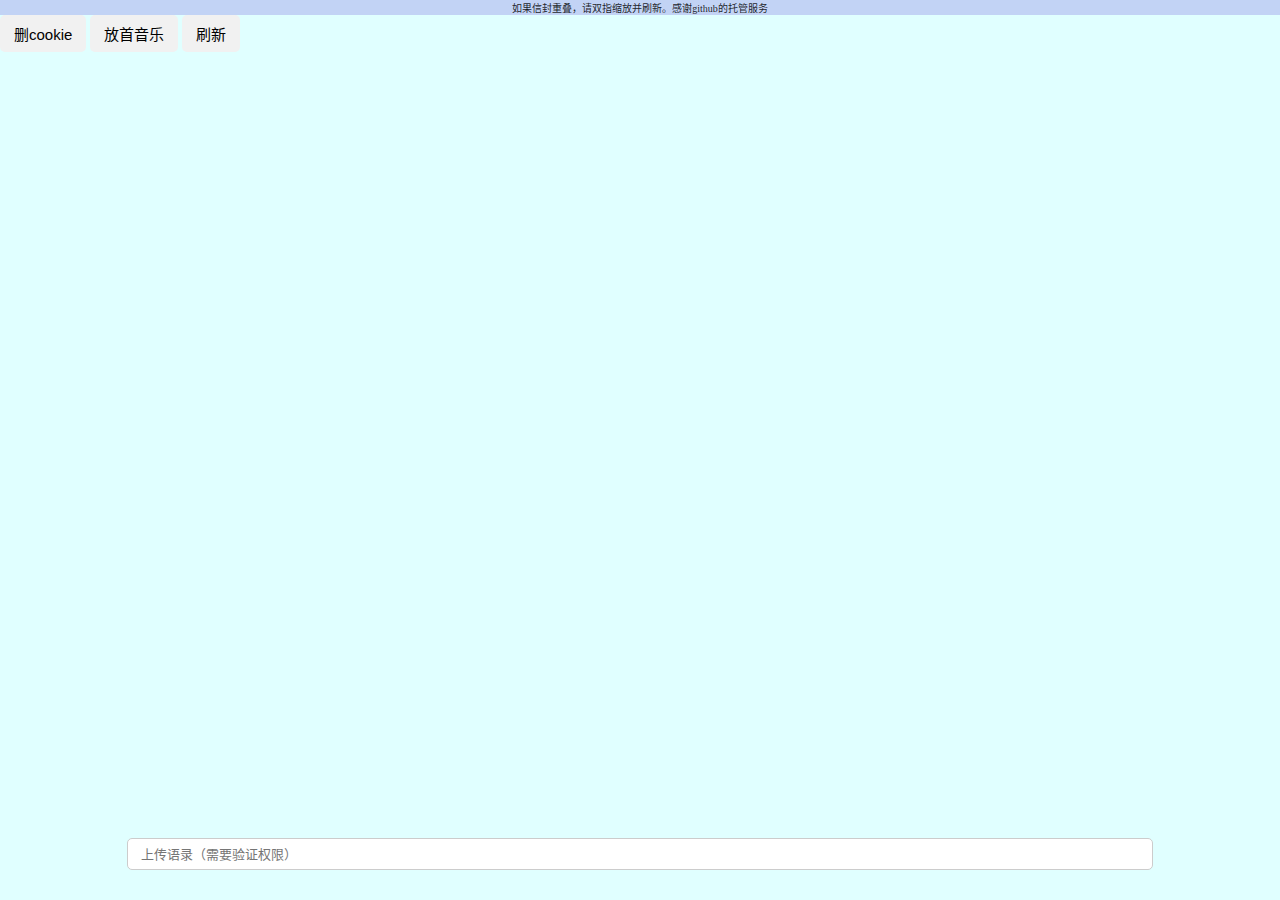
<file: index.html>
<!--
    https://blog.csdn.net/weixin_39233022/article/details/105325086
-->
<!DOCTYPE html>
<html lang="zh-CN">

<head>
    <meta charset="UTF-8">
    <title>盆友圈 坦白说</title>
    <meta name="viewport"
        content="width=device-width, initial-scale=0.5, maximum-scale=0.4, minimum-scale=1.0, user-scalable=yes">

    <script src="https://cdn.staticfile.org/jquery/2.2.4/jquery.min.js"></script>
    <script src="./js/config/wishes.js" type="text/javascript"></script>
    <link rel="stylesheet" href="./css/main.css">
    <script src="./js/library/snow/snowy.min.js" type="text/javascript"></script>
    <link rel="stylesheet" href="./js/library/snow/snowy.min.css">
    <div class="snow-container"></div>
    <script src="./js/library/mouse-click/mouse-click-love.min.js"></script>
    <script src="./js/library/cookie.min.js"></script>
</head>

<body>

    <p class="tip">如果信封重叠，请双指缩放并刷新。感谢github的托管服务</p>
    <!-- 删除Cookie -->
    <button onclick="handleClearCookies()" type="button" id="clean" class="Btile">删cookie</button>
    <button onclick="addMusicPlayer()" type="button" id="addMusic" class="Btile">放首音乐</button>
    <button onclick="reloadBox();" type="button" id="refresh" class="Btile">刷新</button>

    <!-- 这个空div不能删 -->
    <div class="container">
        <!-- 
    <div class="item">
        <p>愿望</p>
        <span class="close">X</span>
    </div> 
    -->
    </div>

    <!-- 接受用户输入 -->
    <input type="text" class="txt" id="wish" placeholder="内心的想法，或者愿望">

</body>

<!-- 基本Js -->
<script src="./js/main.js" type="text/javascript"></script>
<!-- 初始化 -->
<script type="text/javascript">
    console.log("Api：", api_url);

    (function () {
        init();

        // 浏览器有没有启用Cookie 
        if (check() === false) {
            // 没有启用，将清除Cookie按钮隐藏
            console.log("浏览器没有启用Cookie");
            document.getElementById("clean").style.display = "none";
        }
    })();
</script>

</html>
</file>
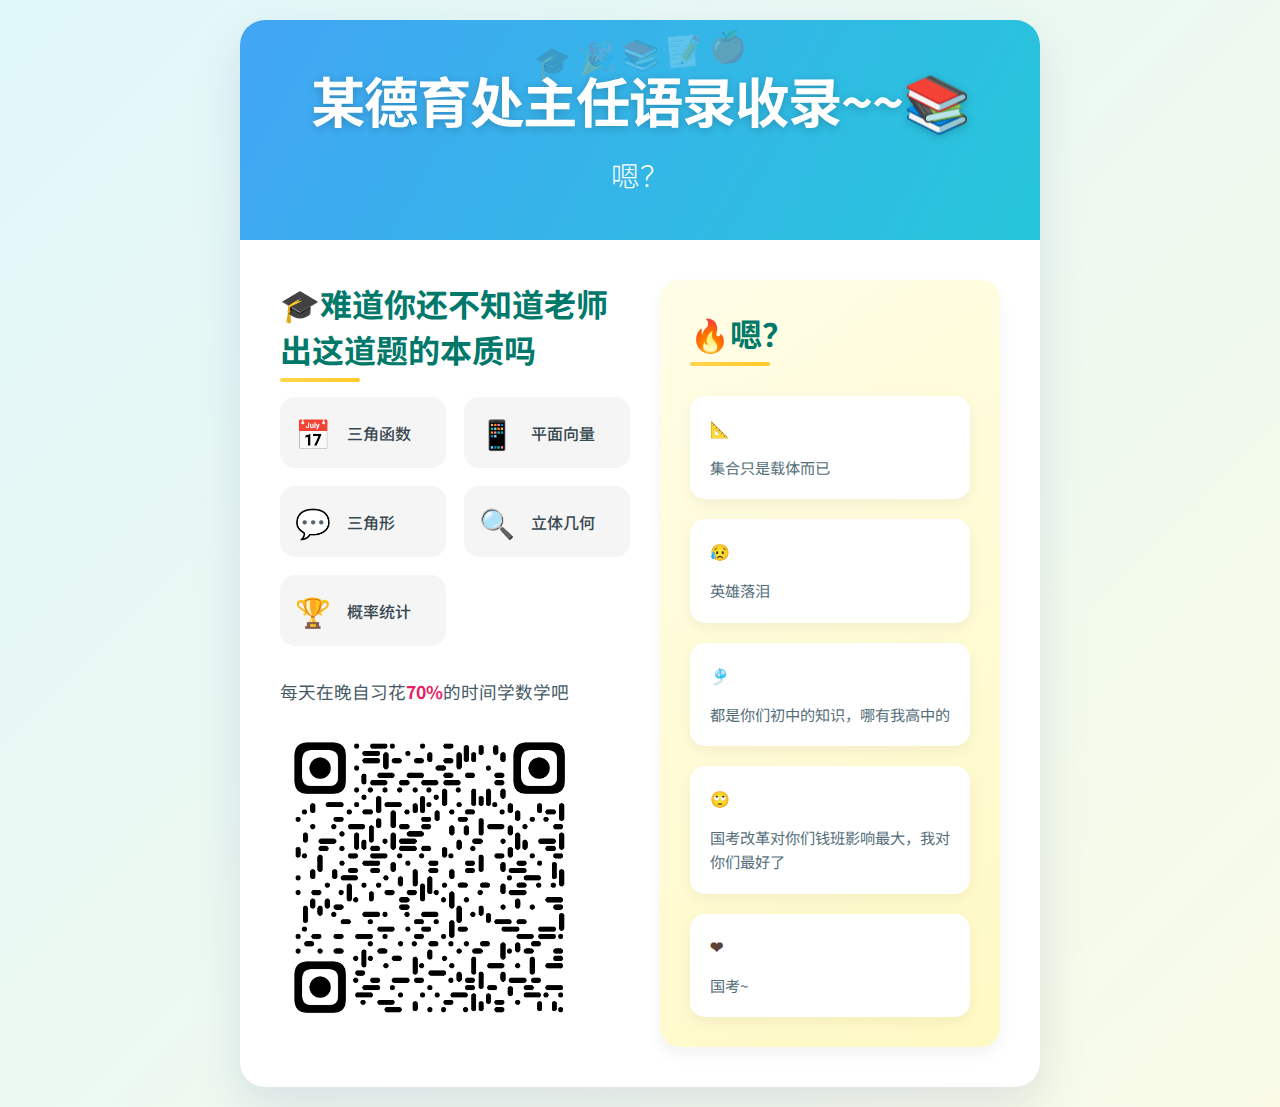
<file: post.html>
<!DOCTYPE html><html lang="zh-CN"><head><meta charset="UTF-8"><meta name="viewport"content="width=device-width, initial-scale=1.0"><title>海报</title><link href="https://fonts.googleapis.com/css2?family=Noto+Sans+SC:wght@300;400;500;700&display=swap"rel="stylesheet"><link rel="stylesheet"href="https://cdnjs.cloudflare.com/ajax/libs/font-awesome/6.0.0-beta3/css/all.min.css"><style>*{margin:0;padding:0;box-sizing:border-box}body{font-family:'Noto Sans SC',sans-serif;background:linear-gradient(135deg,#e0f7fa,#f9fbe7);min-height:100vh;display:flex;justify-content:center;align-items:center;padding:20px}.poster{width:90%;max-width:800px;background-color:white;border-radius:25px;overflow:hidden;box-shadow:0 20px 50px rgba(0,0,128,0.1);position:relative;transition:transform 0.3s ease}.poster:hover{transform:translateY(-10px)}.header{background:linear-gradient(120deg,#42a5f5,#26c6da);padding:40px 40px 20px;text-align:center;position:relative;color:white;overflow:hidden}.header::before{content:"🎓 🎉 📚 📝 🍎";position:absolute;top:10px;left:0;width:100%;font-size:30px;opacity:0.2;transform:rotate(-5deg)}h1{font-size:3.4rem;font-weight:700;letter-spacing:-1px;margin-bottom:15px;text-shadow:0 2px 8px rgba(0,0,0,0.2)}.tagline{font-size:1.8rem;font-weight:300;margin-bottom:25px}.main-content{padding:40px;display:flex;flex-wrap:wrap;gap:30px}.left-column{flex:1;min-width:350px}.right-column{flex:1;min-width:300px;background:linear-gradient(145deg,#fffde7,#fff9c4);border-radius:20px;padding:30px;display:flex;flex-direction:column;gap:20px;box-shadow:0 8px 15px rgba(0,0,0,0.05)}h2{color:#00796b;font-size:2rem;margin-bottom:20px;position:relative}h2::after{content:"";position:absolute;bottom:-10px;left:0;width:80px;height:4px;background:linear-gradient(90deg,#ffd54f,#ffca28);border-radius:2px}p{line-height:1.8;color:#455a64;margin-bottom:20px;font-size:1.1rem}.features{display:grid;grid-template-columns:1fr 1fr;gap:18px;margin-top:25px}.feature{background:#f5f5f5;border-radius:15px;padding:15px;display:flex;align-items:center;gap:12px;transition:all 0.3s ease}.feature:hover{transform:translateY(-5px);background:linear-gradient(145deg,#e1f5fe,#b3e5fc);box-shadow:0 5px 15px rgba(0,0,0,0.05)}.feature-icon{font-size:1.8rem;min-width:40px}.feature-text{font-weight:500;color:#37474f}.event-example{background:white;border-radius:15px;padding:20px;box-shadow:0 5px 15px rgba(0,0,0,0.05);display:flex;flex-direction:column;gap:15px}.event-title{display:flex;align-items:center;gap:10px;font-weight:700;color:#5d4037}.event-content{color:#546e7a;line-height:1.6;font-size:0.95rem}.cta-button{display:block;background:linear-gradient(90deg,#ff9800,#ff5722);color:white;text-align:center;padding:18px;border-radius:12px;font-weight:700;font-size:1.3rem;text-decoration:none;margin-top:20px;transition:all 0.3s ease;box-shadow:0 5px 15px rgba(255,152,0,0.3)}.cta-button:hover{transform:scale(1.05);box-shadow:0 8px 20px rgba(255,152,0,0.4)}.footer{background:#f5f5f5;padding:30px 40px;text-align:center;border-top:1px solid#e0e0e0;font-size:0.9rem;color:#757575;display:flex;flex-wrap:wrap;justify-content:space-around;align-items:center;gap:20px}.social-icons{display:flex;gap:15px}.social-icon{width:40px;height:40px;border-radius:50%;background:#e0f7fa;display:flex;justify-content:center;align-items:center;color:#00796b;transition:all 0.3s ease}.social-icon:hover{transform:translateY(-5px);background:#80deea}@media(max-width:768px){.main-content{flex-direction:column;padding:30px 20px}h1{font-size:2.8rem}.tagline{font-size:1.5rem}.features{grid-template-columns:1fr}.footer{flex-direction:column;gap:15px}}.flex-container{display:flex;justify-content:center;align-items:center}</style></head><body><div class="poster"><div class="header"><h1>某德育处主任语录收录~~📚</h1><div class="tagline">嗯？</div></div><div class="main-content"><div class="left-column"><h2>🎓难道你还不知道老师出这道题的本质吗</h2><p></p><div class="features"><div class="feature"><div class="feature-icon">📅</div><div class="feature-text">三角函数</div></div><div class="feature"><div class="feature-icon">📱</div><div class="feature-text">平面向量</div></div><div class="feature"><div class="feature-icon">💬</div><div class="feature-text">三角形</div></div><div class="feature"><div class="feature-icon">🔍</div><div class="feature-text">立体几何</div></div><div class="feature"><div class="feature-icon">🏆</div><div class="feature-text">概率统计</div></div></div><p style="margin-top: 30px;">每天在晚自习花<span style="font-weight:700; color:#e91e63;">70%</span>的时间学数学吧</p><img src="[data-uri]"height="auto"width="300"class="flex-container"/></div><div class="right-column"><h2>🔥嗯？</h2><div class="event-example"><div class="event-title">📐</div><div class="event-content">集合只是载体而已</div></div><div class="event-example"><div class="event-title">😥</div><div class="event-content">英雄落泪</div></div><div class="event-example"><div class="event-title">🎐</div><div class="event-content">都是你们初中的知识，哪有我高中的</div></div><div class="event-example"><div class="event-title">🙄</div><div class="event-content">国考改革对你们钱班影响最大，我对你们最好了</div></div><div class="event-example"><div class="event-title">❤</div><div class="event-content">国考~</div></div></div></div></body></html>
</file>
<file: css/main.css>
* {
    padding: 0;
    margin: 0;
}

html {
    background-color: lightcyan;
    width: 100%;
}

.txt {
    position: absolute;
    bottom: 30px;
    width: 80%; /* 修改: 将固定宽度改为百分比宽度 */
    /* 水平居中 */
    left: 0;
    right: 0;
    /* auto吸收剩余空间 */
    margin: auto;
    height: 30px;
    border: 1px solid #ccc;
    border-radius: 5px;
    /* 首行缩进 */
    text-indent: 1em;
    font-size: 13px;
}

.item {
    width: 140px; /* 保持宽度不变 */
    height: 140px; /* 保持高度不变 */
    padding: 20px;
    box-sizing: border-box;
    /* border: 1px solid black; */
    background: red;
    border-radius: 5px;
    border-bottom-right-radius: 80px 20px;
    /* 盒子阴影 */
    box-shadow: 0 0 5px 2px rgba(0, 0, 0, .2);
    position: absolute;
    left: 50%; /* 修改: 使用百分比位置 */
    transform: translateX(-50%); /* 修改: 使用transform进行水平居中 */
    top: 80px;
    /* 在文字处换行 */
    word-wrap: break-word;
    overflow: hidden;
}

.item .close {
    position: absolute;
    right: 5px;
    top: 2px;
    cursor: pointer;
}

.Btile {
    background-color: #f1f1f1;
    color: black;
    font-size: 15px;
    padding: 8px 14px;
    border: none;
    border-radius: 5px;
    z-index: 9999;
}

.tip {
    text-align: center; /* 修改: 将 align 改为 text-align */
    background-color: #BDCCF4DD;
    font-size: 10px;
    color: #000000DA;
}

/* 添加: 增加媒体查询以支持响应式设计 */
@media (max-width: 768px) {
    .tip {
        font-size: 8px;
    }
}

@media (max-width: 480px) {
    .tip {
        font-size: 6px;
        background-color: #BDCCF4CC; /* 修改: 调整背景颜色的透明度 */
    }
}

/* 添加: 媒体查询以适应不同屏幕尺寸 */
@media (max-width: 600px) {
    .txt {
        width: 90%; /* 修改: 在小屏幕上进一步调整宽度 */
    }
    .item {
        left: 50%; /* 保持水平居中 */
        transform: translateX(-50%);
    }
}
</file>
<file: js/library/snow/snowy.min.css>
.snow-container{position:fixed;top:0;left:0;width:100%;height:100%;pointer-events:none;z-index:100001;}
</file>
